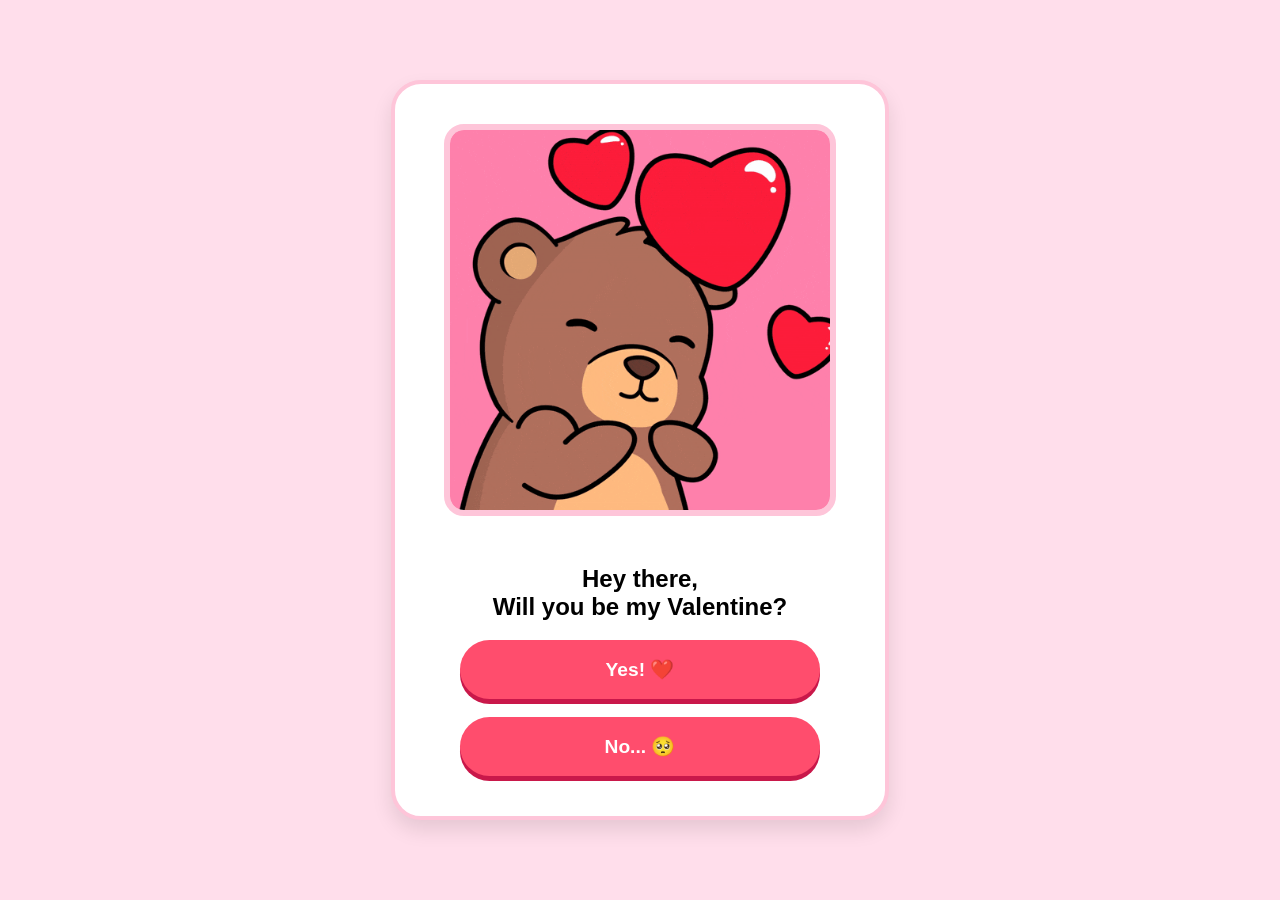
<file: index.html>
<!DOCTYPE html>
<html lang="en">
<head>
    <meta charset="UTF-8">
    <meta name="viewport" content="width=device-width, initial-scale=1.0">
    <title>Will You Be Mine?</title>
    <link rel="stylesheet" href="style.css">
</head>
<body>
    <div class="hearts-container" id="hearts-container"></div>
    
    <audio id="myAudio" loop>
        <source src="song.mp3" type="audio/mpeg">
    </audio>

    <section class="card">
        <img src="cute-bear.gif" class="main-gif" alt="Asking Bear">
        <h1>Hey there, <br>Will you be my Valentine?</h1>
        
        <div class="button-group">
            <button class="btn" onclick="startStory('celebration.html')">Yes! ❤️</button>
            <br></br>
            <button class="btn btn-alt" onclick="location.href='try-again.html'">No... 🥺</button>
        </div>
    </section>

    <script src="script.js"></script>
</body>
</html>
</file>
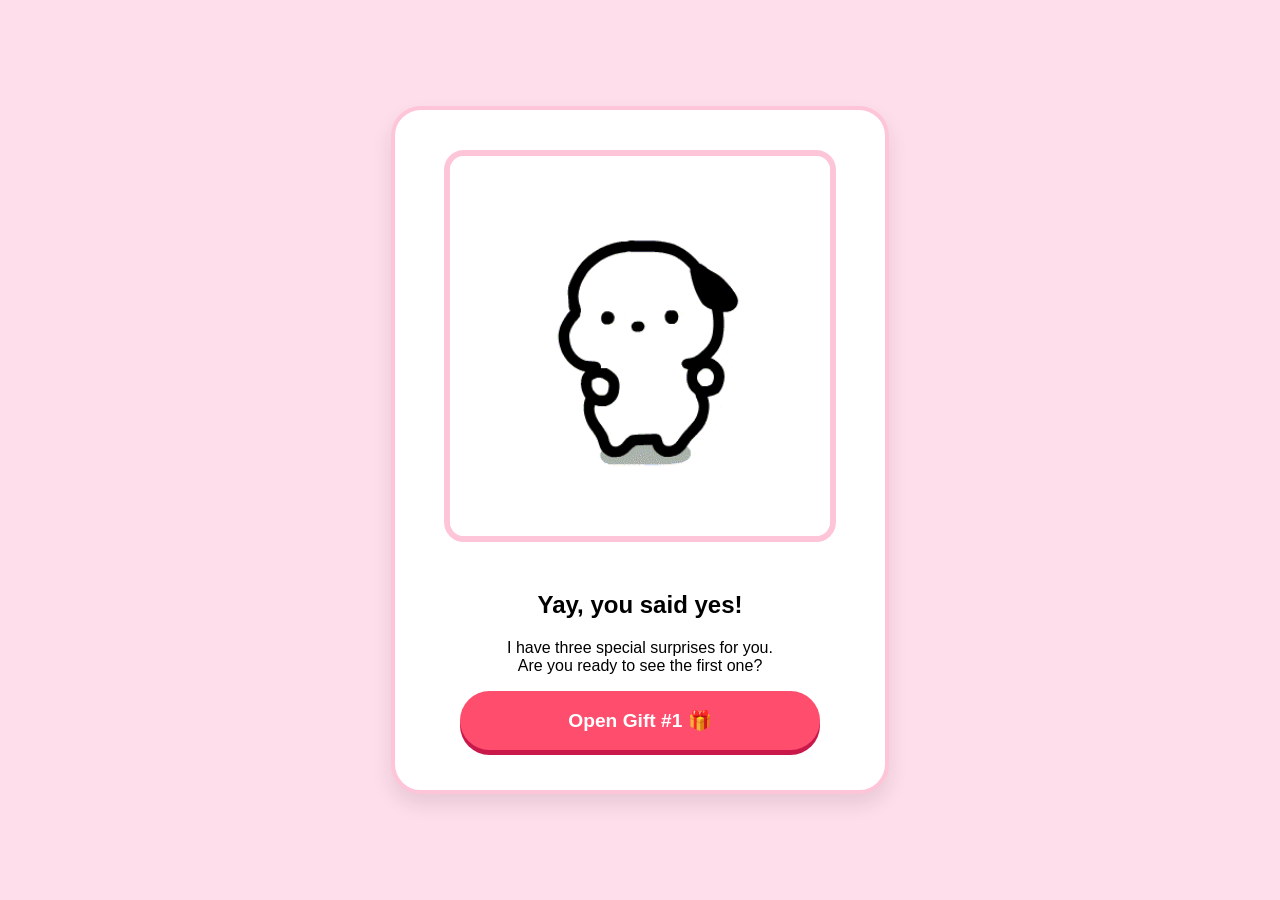
<file: celebration.html>
<!DOCTYPE html>
<html lang="en">
<head>
    <meta charset="UTF-8">
    <meta name="viewport" content="width=device-width, initial-scale=1.0">
    <title>Yay!</title>
    <link rel="stylesheet" href="style.css">
</head>
<body>
    <audio id="myAudio" loop>
        <source src="song.mp3" type="audio/mpeg">
    </audio>
    <div class="hearts-container" id="hearts-container"></div>
    <section class="card">
        <img src="happy-dance.gif" class="main-gif">
        <h1>Yay, you said yes!</h1>
        <p>I have three special surprises for you. <br>Are you ready to see the first one?</p>
        <button class="btn" onclick="location.href='gift1.html'">Open Gift #1 🎁</button>
    </section>
    <script src="script.js"></script>
</body>
</html>
</file>
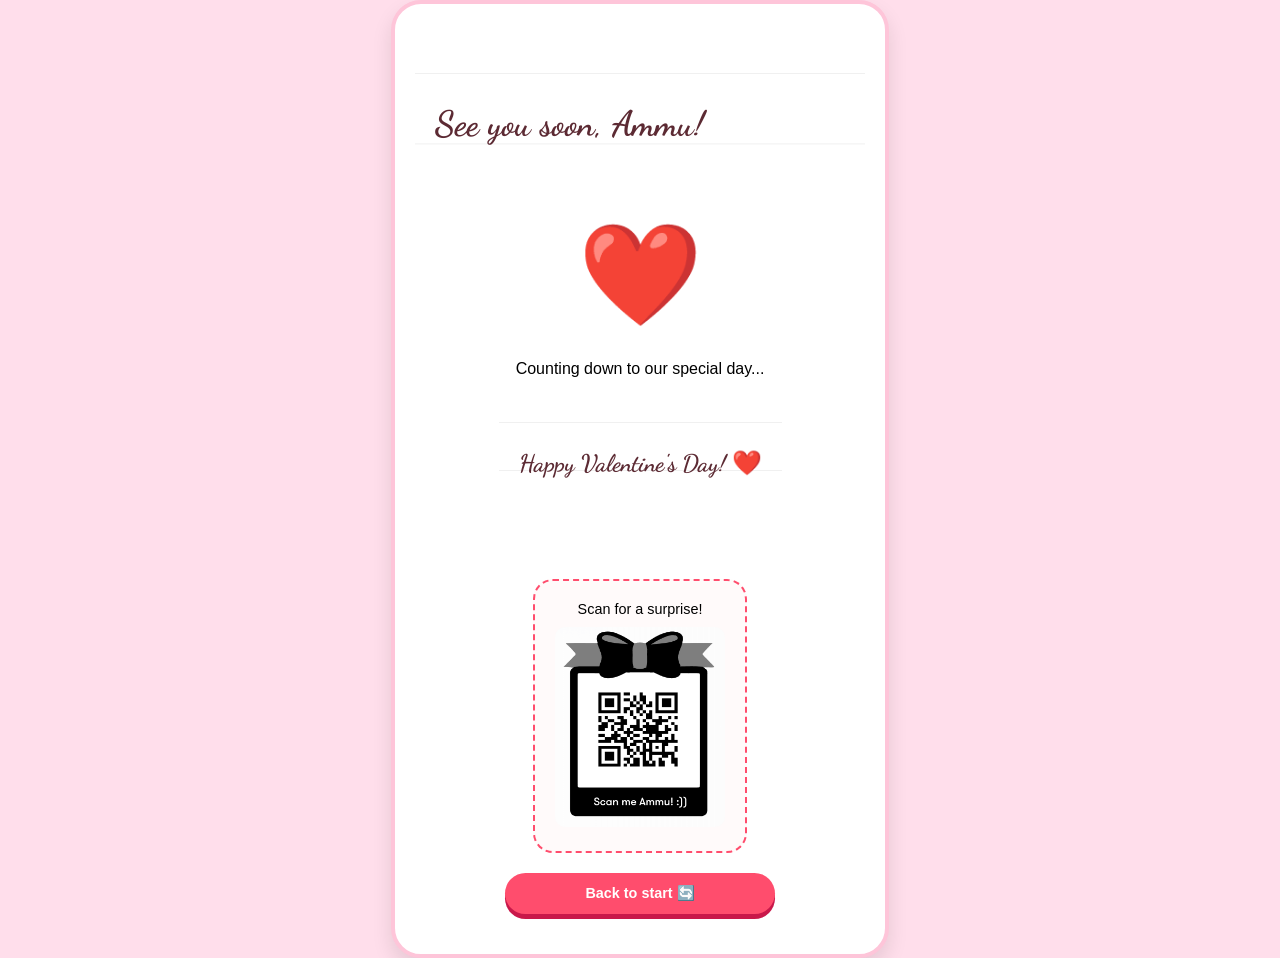
<file: final.html>
<!DOCTYPE html>
<html lang="en">
<head>
    <meta charset="UTF-8">
    <meta name="viewport" content="width=device-width, initial-scale=1.0">
    <title>Our Countdown</title>
    <link href="https://fonts.googleapis.com/css2?family=Montserrat:wght@700&family=Dancing+Script:wght@700&display=swap" rel="stylesheet">
    <link rel="stylesheet" href="style.css">
    <style>
        .timer-container {
            display: flex;
            justify-content: center;
            gap: 15px;
            margin: 20px 0;
        }
        .time-box {
            background: #fff0f3;
            padding: 10px;
            border-radius: 15px;
            min-width: 60px;
            border: 2px solid var(--accent-red);
        }
        .time-num {
            display: block;
            font-family: 'Montserrat', sans-serif;
            font-size: 1.8rem;
            color: var(--accent-red);
        }
        .time-label {
            font-size: 0.7rem;
            text-transform: uppercase;
            color: var(--text-color);
        }
        .qr-section {
            margin-top: 30px;
            padding: 20px;
            background: #fffafa;
            border-radius: 20px;
            border: 2px dashed var(--accent-red);
            display: inline-block;
        }
        .qr-img {
            width: 170px;
            height: 200px;
            border-radius: 10px;
            margin-top: 10px;
        }
        .closing-heart {
            font-size: 100px;
            margin: 10px 0;
            animation: pulse 1.5s infinite;
            display: inline-block;
        }
        @keyframes pulse {
            0% { transform: scale(1); }
            50% { transform: scale(1.1); }
            100% { transform: scale(1); }
        }
    </style>
</head>
<body>
    <audio id="myAudio" loop>
        <source src="song.mp3" type="audio/mpeg">
    </audio>
    <div class="hearts-container" id="hearts-container"></div>

    <section class="card">
        <h2 class="cursive-font" style="font-size: 2.2rem;">See you soon, Ammu!</h2>
        
        <div class="closing-heart">❤️</div>

        <p>Counting down to our special day...</p>

        <div class="timer-container">
            <div class="time-box">
                <span class="time-num" id="days">00</span>
                <span class="time-label">Days</span>
            </div>
            <div class="time-box">
                <span class="time-num" id="hours">00</span>
                <span class="time-label">Hrs</span>
            </div>
            <div class="time-box">
                <span class="time-num" id="mins">00</span>
                <span class="time-label">Mins</span>
            </div>
            <div class="time-box">
                <span class="time-num" id="secs">00</span>
                <span class="time-label">Secs</span>
            </div>
        </div>

        <div class="qr-section">
            <p style="font-size: 0.9rem; margin: 0;">Scan for a surprise!</p>
            <img src="qr-code.png" alt="QR Code" class="qr-img">
        </div>

        <br>
        <button class="btn" onclick="location.href='index.html'" style="margin-top: 20px; font-size: 0.9rem; padding: 12px; width: 60%;">Back to start 🔄</button>
    </section>

    <script src="script.js"></script>
    <script>
        // Set your target date here
        const target = new Date("February 14, 2026 00:00:00").getTime();
        
        function updateTimer() {
            const now = new Date().getTime();
            const diff = target - now;

            if (diff > 0) {
                document.getElementById('days').innerText = Math.floor(diff / (1000 * 60 * 60 * 24)).toString().padStart(2, '0');
                document.getElementById('hours').innerText = Math.floor((diff % (1000 * 60 * 60 * 24)) / (1000 * 60 * 60)).toString().padStart(2, '0');
                document.getElementById('mins').innerText = Math.floor((diff % (1000 * 60 * 60)) / (1000 * 60)).toString().padStart(2, '0');
                document.getElementById('secs').innerText = Math.floor((diff % (1000 * 60)) / 1000).toString().padStart(2, '0');
            } else {
                document.querySelector(".timer-container").innerHTML = "<h3 class='cursive-font'>Happy Valentine's Day! ❤️</h3>";
            }
        }

        setInterval(updateTimer, 1000);
        updateTimer();
    </script>
</body>
</html>
</file>
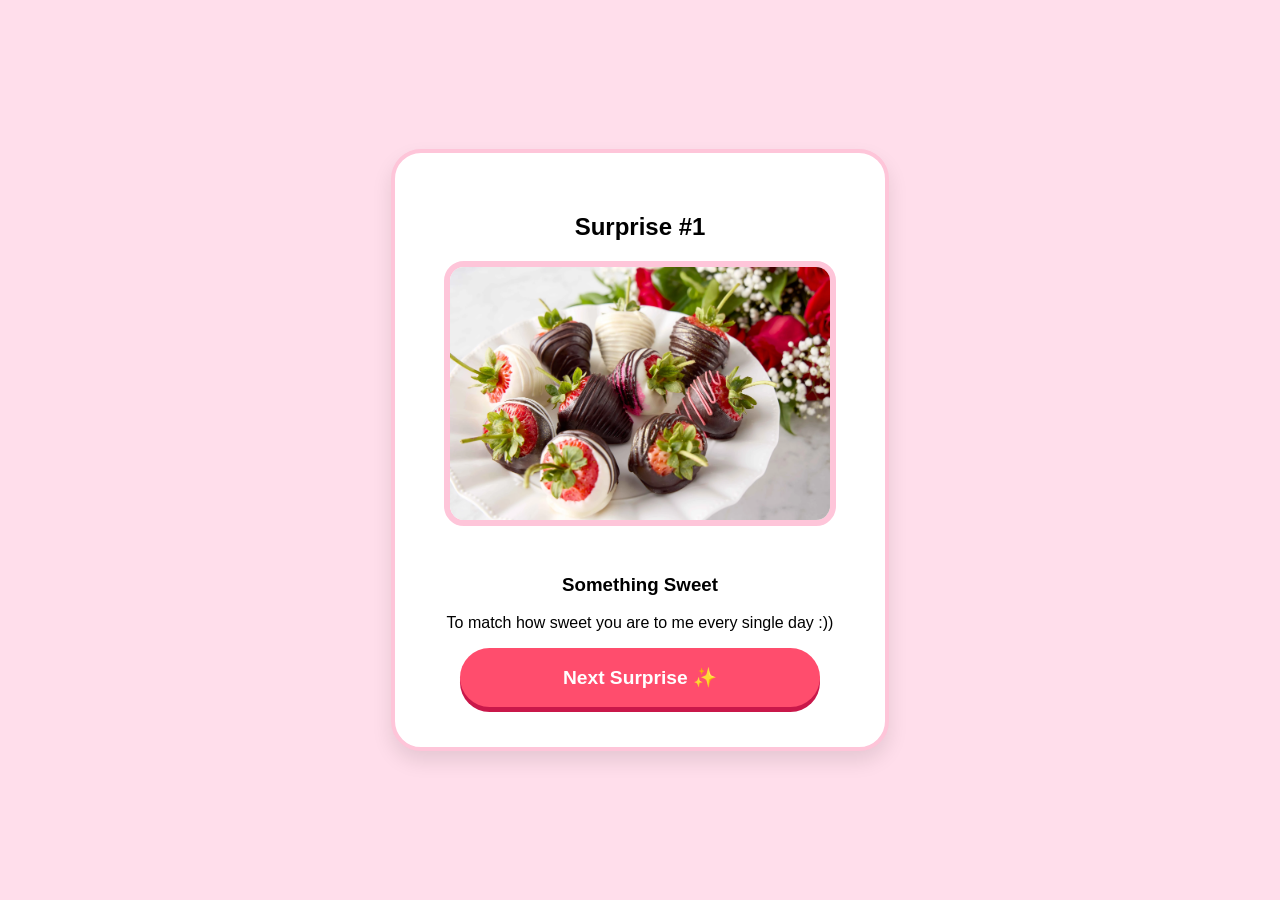
<file: gift1.html>
<!DOCTYPE html>
<html lang="en">
<head>
    <meta charset="UTF-8">
    <title>Gift #1</title>
    <link rel="stylesheet" href="style.css">
</head>
<body>
    <audio id="myAudio" loop>
        <source src="song.mp3" type="audio/mpeg">
    </audio>
    <div class="hearts-container" id="hearts-container"></div>
    <section class="card">
        <h2>Surprise #1</h2>
        <img src="chocolates.png" class="gift-img">
        <h3>Something Sweet</h3>
        <p>To match how sweet you are to me every single day :))</p>
        <button class="btn" onclick="location.href='gift2.html'">Next Surprise ✨</button>
    </section>
    <script src="script.js"></script>
</body>
</html>
</file>
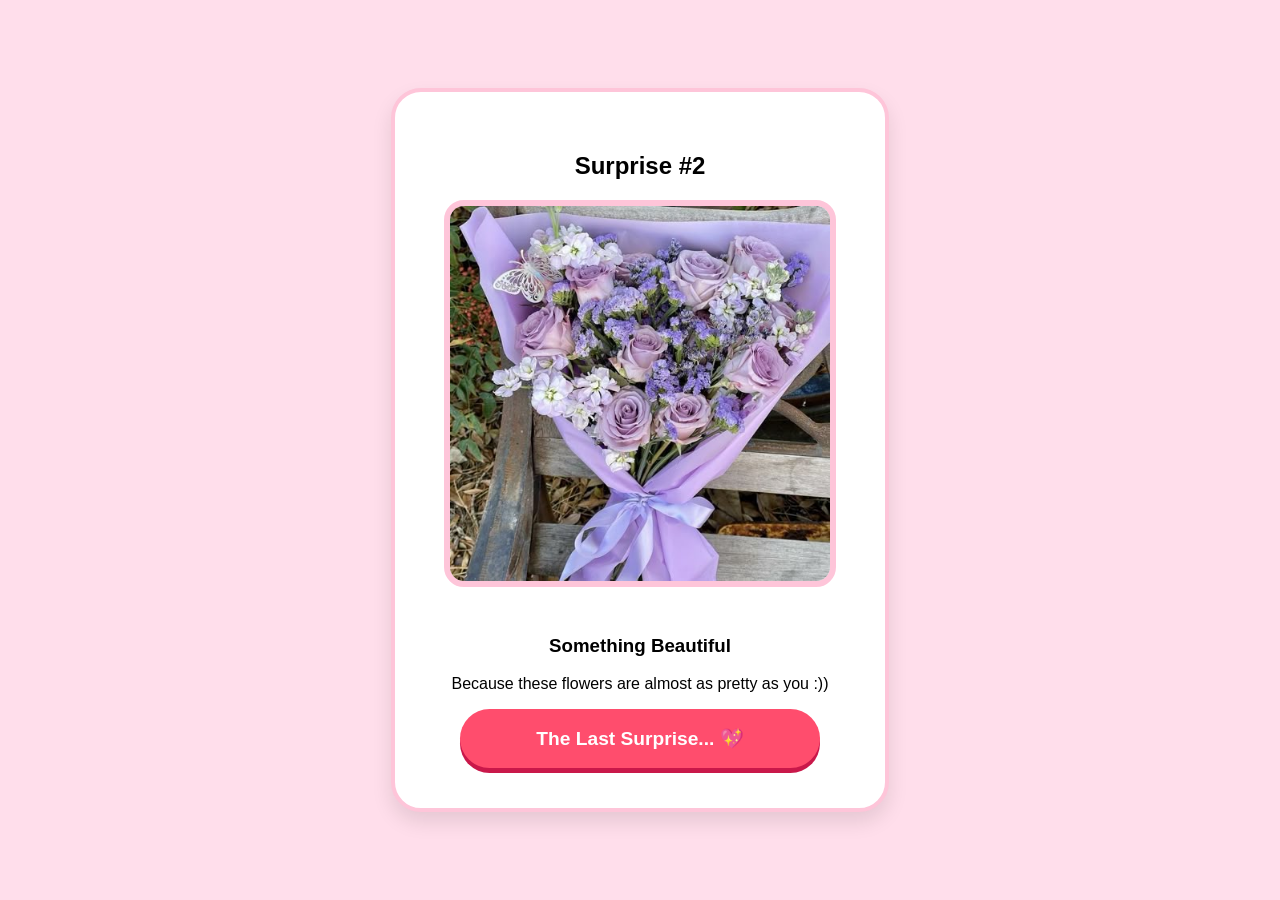
<file: gift2.html>
<!DOCTYPE html>
<html lang="en">
<head>
    <meta charset="UTF-8">
    <title>Gift #2</title>
    <link rel="stylesheet" href="style.css">
</head>
<body>
    <audio id="myAudio" loop>
        <source src="song.mp3" type="audio/mpeg">
    </audio>
    <div class="hearts-container" id="hearts-container"></div>
    <section class="card">
        <h2>Surprise #2</h2>
        <img src="flowers.jpg" class="gift-img">
        <h3>Something Beautiful</h3>
        <p>Because these flowers are almost as pretty as you :))</p>
        <button class="btn" onclick="location.href='gift3.html'">The Last Surprise... 💖</button>
    </section>
    <script src="script.js"></script>
</body>
</html>
</file>
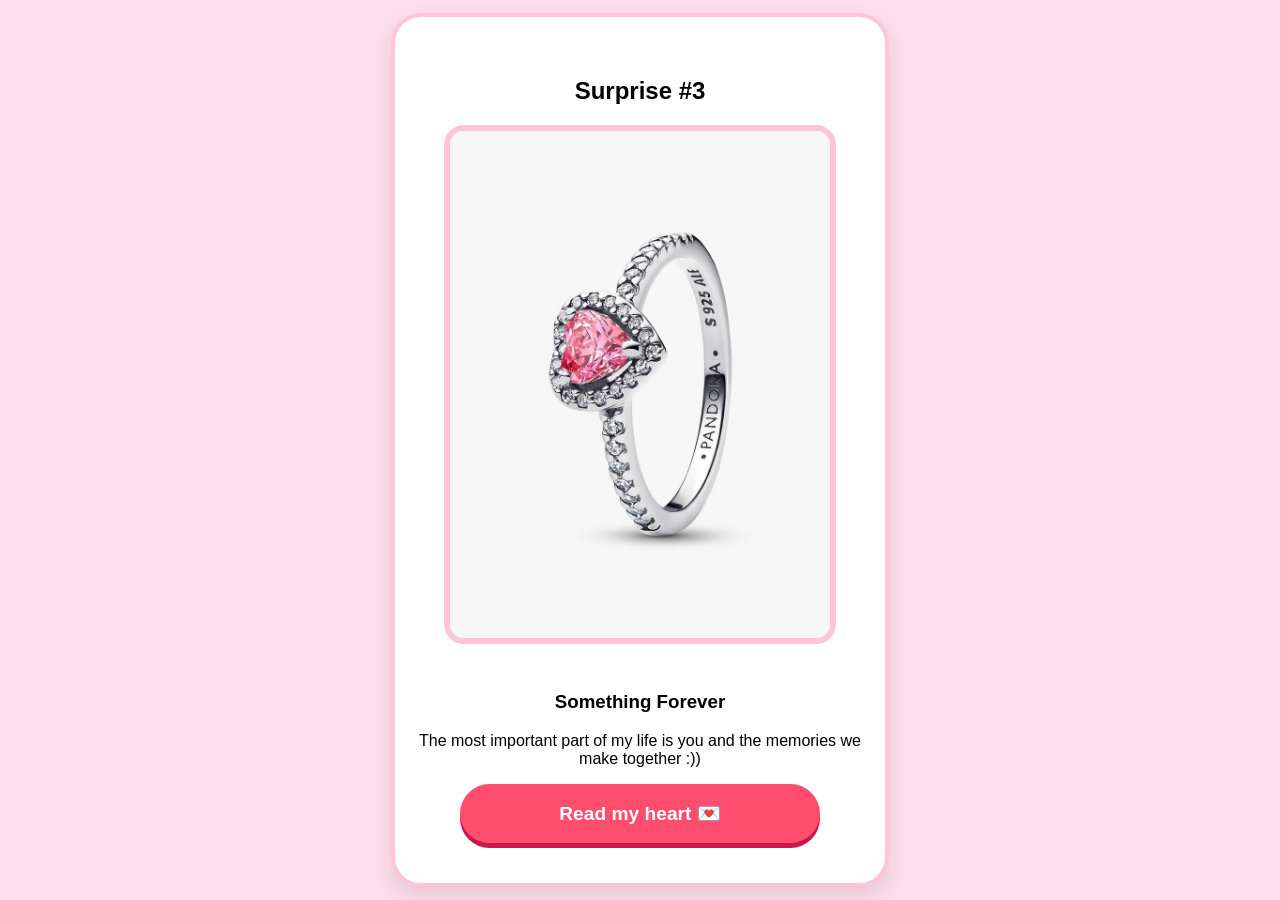
<file: gift3.html>
<!DOCTYPE html>
<html lang="en">
<head>
    <meta charset="UTF-8">
    <title>Gift #3</title>
    <link rel="stylesheet" href="style.css">
</head>
<body>
    <audio id="myAudio" loop>
        <source src="song.mp3" type="audio/mpeg">
    </audio>
    <div class="hearts-container" id="hearts-container"></div>
    <section class="card special-gift">
        <h2>Surprise #3</h2>
        <img src="ring.jpg" class="gift-img">
        <h3>Something Forever</h3>
        <p>The most important part of my life is you and the memories we make together :))</p>
        <button class="btn" onclick="location.href='letter.html'">Read my heart 💌</button>
    </section>
    <script src="script.js"></script>
</body>
</html>
</file>
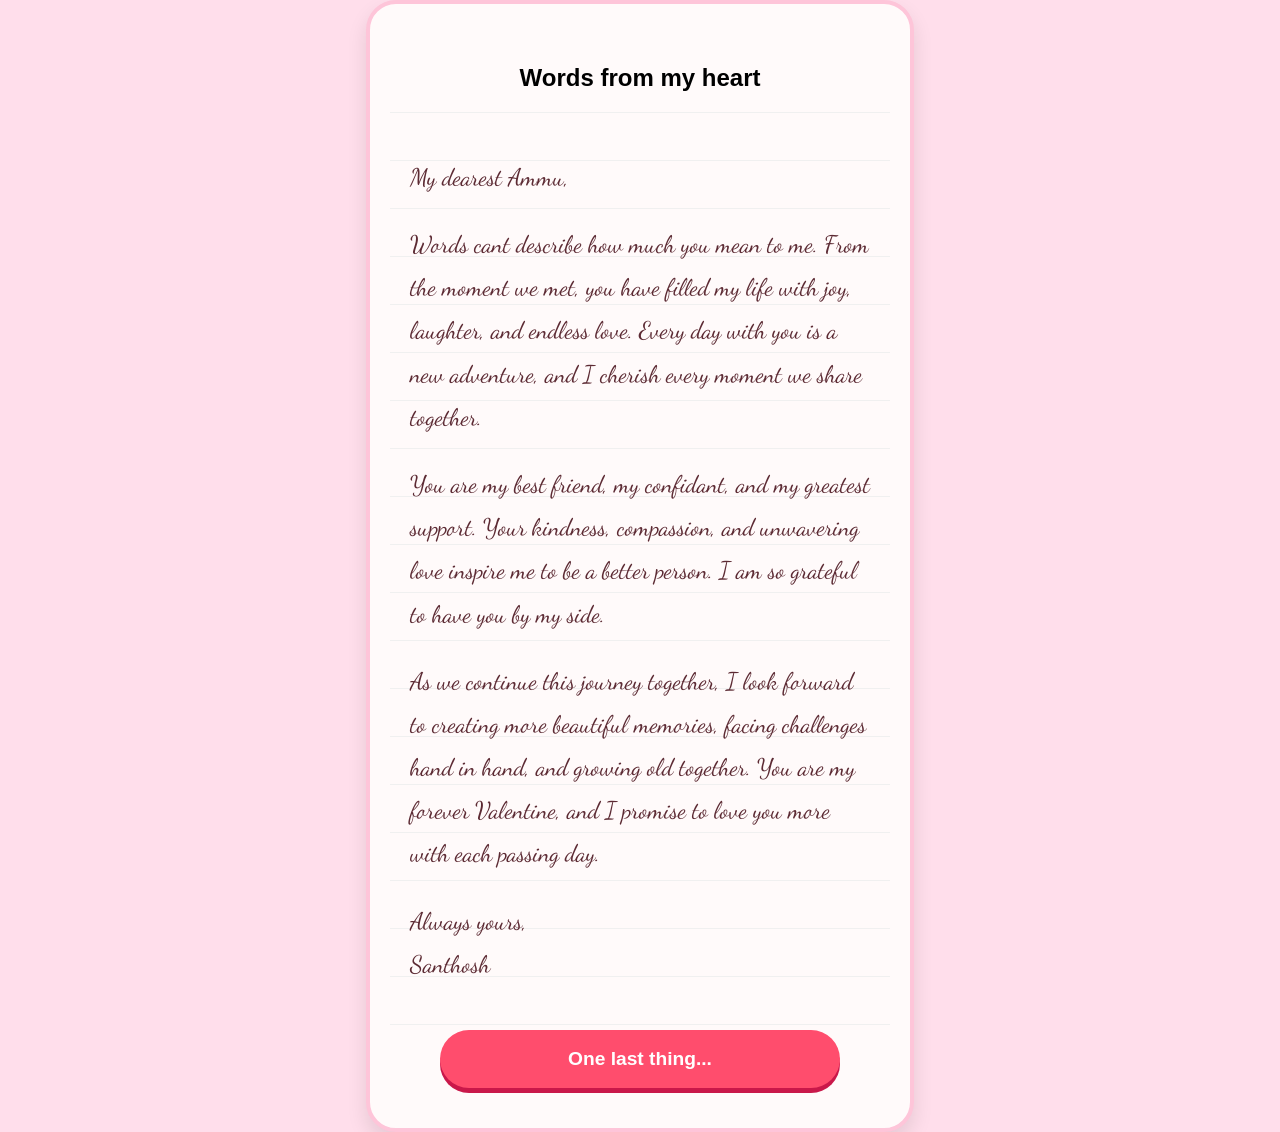
<file: letter.html>
<!DOCTYPE html>
<html lang="en">
<head>
    <meta charset="UTF-8">
    <meta name="viewport" content="width=device-width, initial-scale=1.0">
    <title>My Letter</title>
    <link href="https://fonts.googleapis.com/css2?family=Dancing+Script:wght@600&display=swap" rel="stylesheet">
    <link rel="stylesheet" href="style.css">
</head>
<body>
    <audio id="myAudio" loop>
        <source src="song.mp3" type="audio/mpeg">
    </audio>
    <div class="hearts-container" id="hearts-container"></div>
    <section class="card letter-card">
        <h2>Words from my heart</h2>
        
        <div class="letter-body cursive-font">
            <p>My dearest Ammu,</p>
            <p>Words cant describe how much you mean to me. From the moment we met, you have filled my life with joy, laughter, and endless love. Every day with you is a new adventure, and I cherish every moment we share together.</p>
            <p>You are my best friend, my confidant, and my greatest support. Your kindness, compassion, and unwavering love inspire me to be a better person. I am so grateful to have you by my side.</p>
            <p>As we continue this journey together, I look forward to creating more beautiful memories, facing challenges hand in hand, and growing old together. You are my forever Valentine, and I promise to love you more with each passing day.</p>
            <p>Always yours, <br> Santhosh</p>
        </div>
        
        <button class="btn" onclick="location.href='final.html'">One last thing...</button>
    </section>
    <script src="script.js"></script>
</body>
</html>
</file>
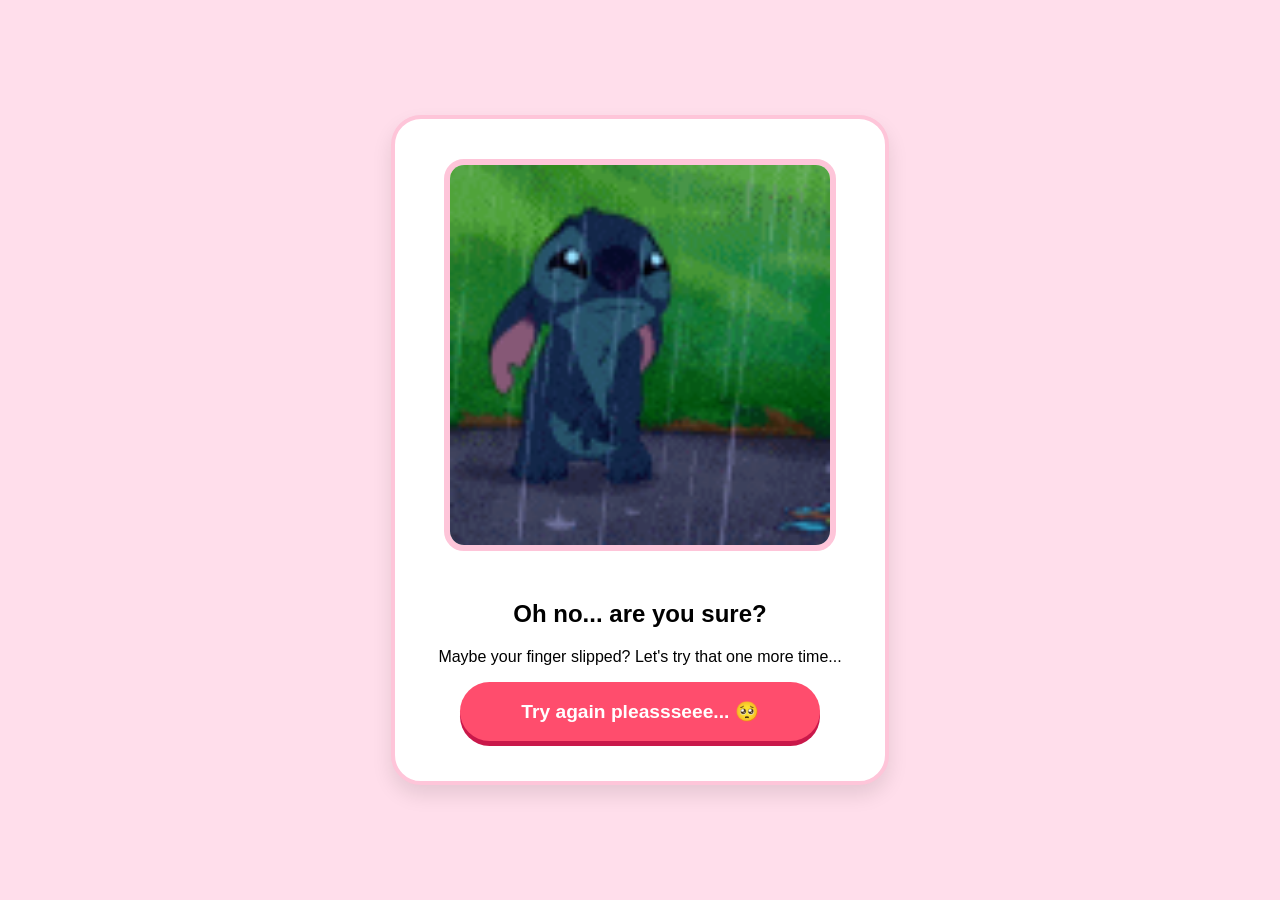
<file: try-again.html>
<!DOCTYPE html>
<html lang="en">
<head>
    <meta charset="UTF-8">
    <meta name="viewport" content="width=device-width, initial-scale=1.0">
    <title>Wait, what?</title>
    <link rel="stylesheet" href="style.css">
</head>
<body>
    <audio id="myAudio" loop>
        <source src="song.mp3" type="audio/mpeg">
    </audio>
    <section class="card">
        <img src="crying.gif" class="main-gif" alt="Sad Face">
        <h1>Oh no... are you sure?</h1>
        <p>Maybe your finger slipped? Let's try that one more time...</p>
        
        <button class="btn" onclick="location.href='index.html'">Try again pleassseee... 🥺</button>
    </section>
</body>
</html>
</file>
<file: style.css>
:root {
    --pink-bg: #ffdeeb;
    --card-white: #ffffff;
    --accent-red: #ff4d6d;
    --text-color: #5c2a33;
}

body {
    margin: 0;
    font-family: 'Comic Sans MS', 'cursive', sans-serif;
    background-color: var(--pink-bg);
    display: flex;
    justify-content: center;
    align-items: center;
    min-height: 100vh;
}

/* Updated Card for Larger Content */
.card {
    background: var(--card-white);
    padding: 40px 20px;
    border-radius: 30px;
    box-shadow: 0 10px 20px rgba(0,0,0,0.1);
    text-align: center;
    border: 4px solid #fec5d9;
    width: 90%;
    max-width: 450px; /* Increased width */
}

/* GIF and Gift Image Sizing */
.main-gif, .gift-img {
    width: 100%; /* Spans the width of the card */
    max-width: 380px; /* Large but fits on phone screens */
    height: auto;
    border-radius: 20px;
    margin-bottom: 25px;
    border: 6px solid #fec5d9;
    
    /* Animation to make it feel "alive" */
    animation: floating 3s ease-in-out infinite;
}

@keyframes floating {
    0% { transform: translateY(0px); }
    50% { transform: translateY(-10px); }
    100% { transform: translateY(0px); }
}

/* Button Sizing */
.btn {
    background: var(--accent-red);
    color: white;
    border: none;
    padding: 18px 40px; /* Bigger buttons for easier clicking */
    border-radius: 50px;
    font-size: 1.2rem;
    font-weight: bold;
    cursor: pointer;
    box-shadow: 0 5px 0 #c9184a;
    transition: 0.2s;
    width: 80%; /* Makes button more prominent */
}

.btn:active {
    transform: translateY(4px);
    box-shadow: none;
}

/* Hearts background */
.heart {
    position: absolute;
    top: -10%;
    font-size: 24px;
    animation: fall linear infinite;
    z-index: -1;
    opacity: 0.6;
}

@keyframes fall {
    to { transform: translateY(110vh); }
}

/* Letter Specific Styles */
.cursive-font {
    font-family: 'Dancing Script', cursive; /* The handwriting font */
    font-size: 1.5rem; /* Increased size for readability */
    line-height: 1.8;
    color: #5c2a33;
    text-align: left;
    padding: 20px;
    background-image: linear-gradient(#f0f0f0 1.1px, transparent 1.1px); /* Optional: subtle lined paper effect */
    background-size: 100% 2em;
}

.letter-card {
    max-width: 500px; /* Gives the letter a bit more room to breathe */
    background-color: #fffafa; /* Slightly different white to look like paper */
}
</file>
